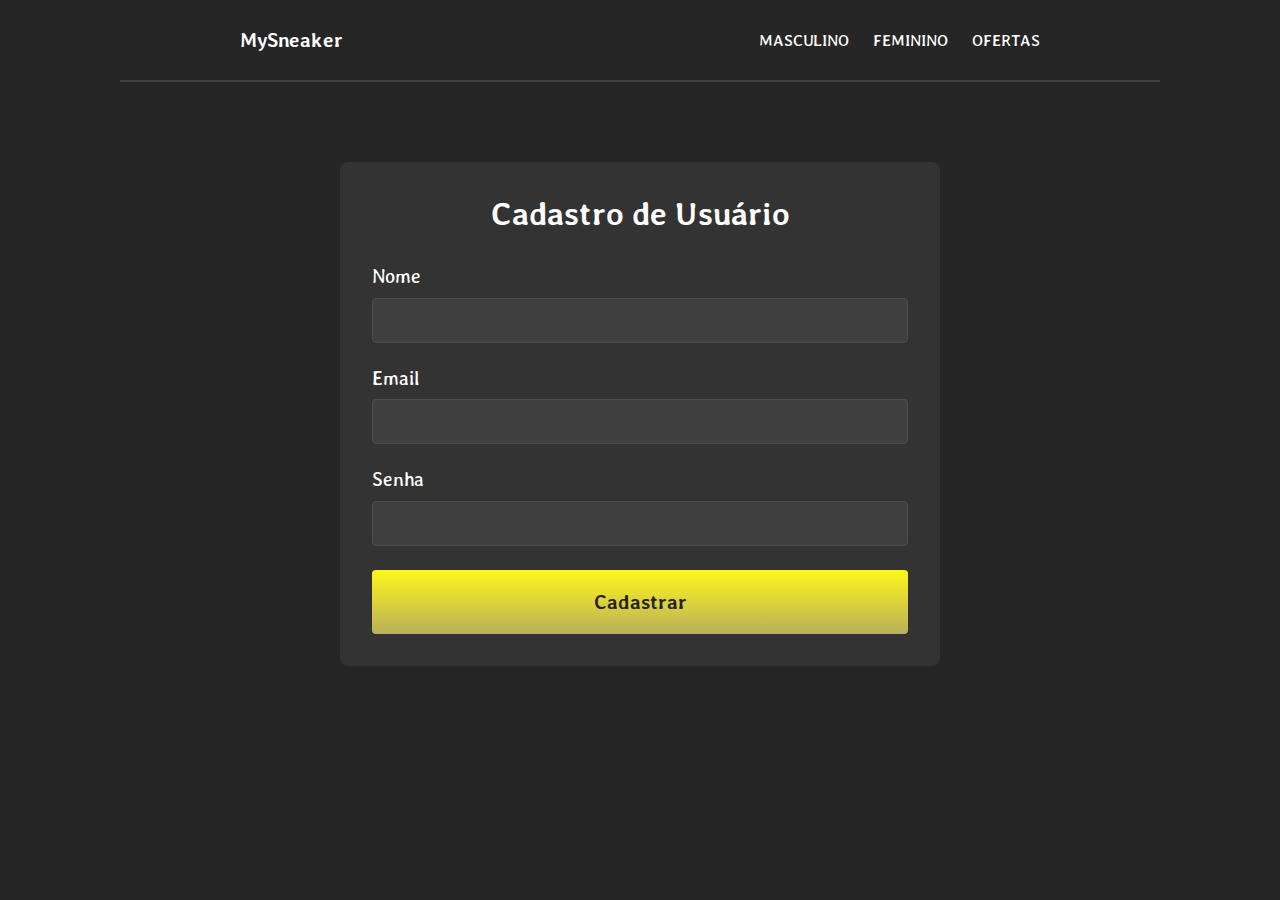
<file: front/cadastro/index.html>
<!DOCTYPE html>
<html lang="pt-BR">
<head>
    <meta charset="UTF-8">
    <meta name="viewport" content="width=device-width, initial-scale=1.0">
    <link rel="stylesheet" href="style.css">

    <link rel="manifest" href="public/manifest.json">
    <link rel="icon" href="public/icons/icon.png">

    <meta name="theme-color" content="#252525">
    <meta name="description" content="MySneaker é a sua loja de tênis online">
    <meta name="keywords" content="tênis, sneaker, moda, estilo, lançamento">
    <meta name="author" content="MySneaker">
    <meta name="robots" content="index, follow">
    <meta name="revisit-after" content="7 days">
    <meta name="rating" content="general">
    <meta name="distribution" content="global">
    <meta name="language" content="Portuguese">

    <link rel="apple-touch-icon" href="public/icons/icon.png">
    <meta name="apple-mobile-web-app-capable" content="yes">
    <meta name="apple-mobile-web-app-status-bar-style" content="black">
    <meta name="apple-mobile-web-app-title" content="MySneaker">

    <title>Cadastro de Usuário - MySneaker</title>
</head>
<body>
    <header class="page-header">
        <div class="page-header-content">
            <div class="page-header-title-container">
                <a href="#">
                    <h1 class="page-header-title">MySneaker</h1>
                </a>
            </div>
            <div class="page-header-nav-container">
                <nav class="page-header-nav">
                    <ul class="page-header-nav-list">
                        <li class="page-header-nav-item">
                            <a href="#" class="page-header-nav-link">MASCULINO</a>
                        </li>
                        <li class="page-header-nav-item">
                            <a href="#" class="page-header-nav-link">FEMININO</a>
                        </li>
                        <li class="page-header-nav-item">
                            <a href="#" class="page-header-nav-link">OFERTAS</a>
                        </li>    
                    </ul>
                </nav>
            </div>
        </div>
    </header>
    <main>
        <div class="form-container">
            <h2 class="form-title">Cadastro de Usuário</h2>
            <form class="user-form" id="userForm">
                <div class="form-group">
                    <label for="nome">Nome</label>
                    <input type="text" id="nome" name="nome" required>
                </div>
                <div class="form-group">
                    <label for="email">Email</label>
                    <input type="email" id="email" name="email" required>
                </div>
                <div class="form-group">
                    <label for="senha">Senha</label>
                    <input type="password" id="senha" name="senha" required>
                </div>
                <button type="submit" class="form-button">Cadastrar</button>
            </form>
        </div>
    </main>
    <script src="script.js"></script>
</body>
</html>
</file>
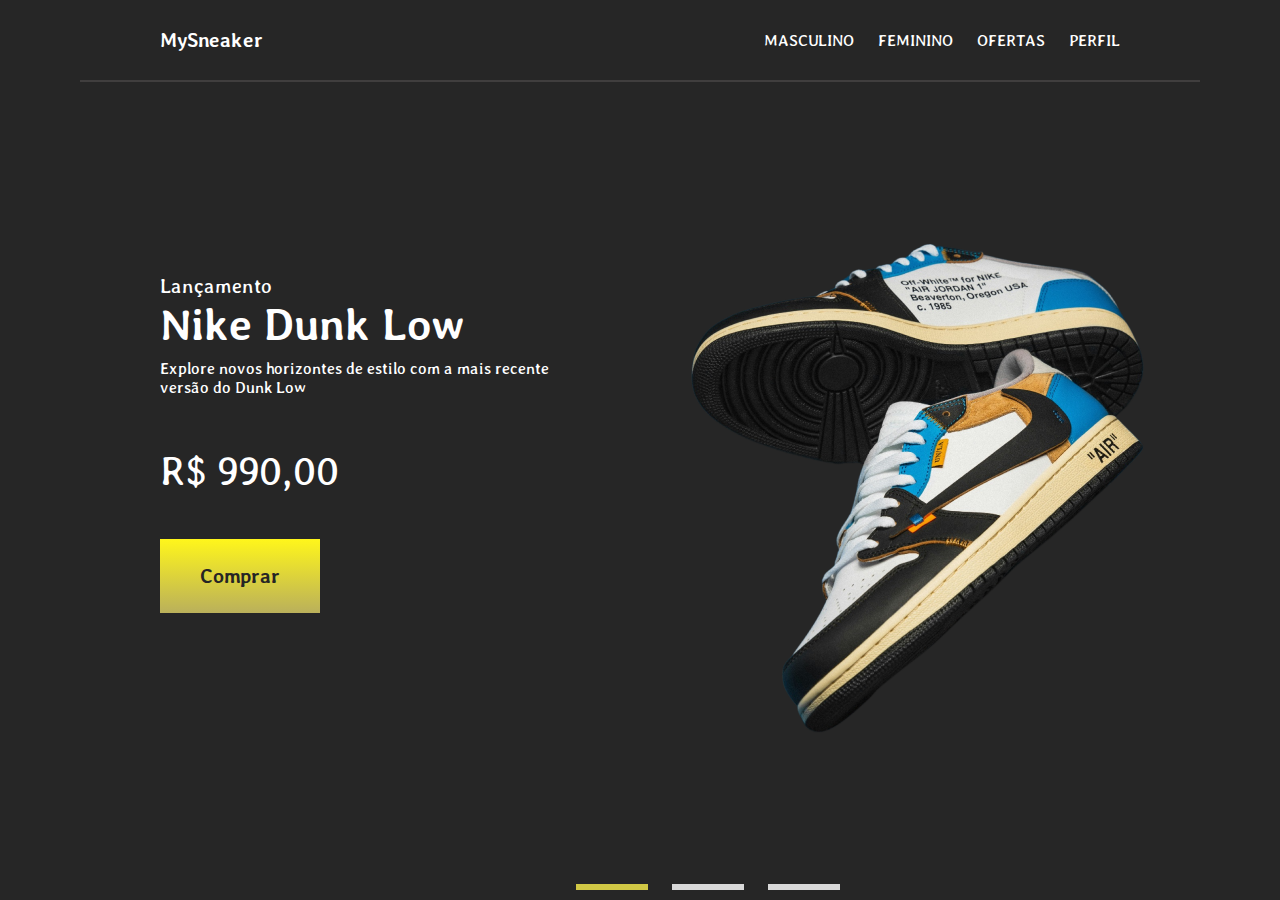
<file: front/homePage/index.html>
<!DOCTYPE html>
<html lang="pt-BR">
<head>
    <meta charset="UTF-8">
    <meta name="viewport" content="width=device-width, initial-scale=1.0">
    <link rel="stylesheet" href="style.css">

    <link rel="manifest" href="public/manifest.json">
    <link rel="icon" href="public/icons/icon.png">

    <meta name="theme-color" content="#252525">
    <meta name="description" content="MySneaker é a sua loja de tênis online">
    <meta name="keywords" content="tênis, sneaker, moda, estilo, lançamento">
    <meta name="author" content="MySneaker">
    <meta name="robots" content="index, follow">
    <meta name="revisit-after" content="7 days">
    <meta name="rating" content="general">
    <meta name="distribution" content="global">
    <meta name="language" content="Portuguese">

    <link rel="apple-touch-icon" href="public/icons/icon.png">
    <meta name="apple-mobile-web-app-capable" content="yes">
    <meta name="apple-mobile-web-app-status-bar-style" content="black">
    <meta name="apple-mobile-web-app-title" content="MySneaker">

    <title>MySneaker</title>
</head>
<body>
    <header class="page-header">
        <div class="page-header-content">
            <div class="page-header-title-container">
                <a href="#">
                    <h1 class="page-header-title">MySneaker</h1>
                </a>
            </div>
            <div class="page-header-nav-container">
                <nav class="page-header-nav">
                    <ul class="page-header-nav-list">
                        <li class="page-header-nav-item">
                            <a href="../products/index.html?gender=m" class="page-header-nav-link">MASCULINO</a>
                        </li>
                        <li class="page-header-nav-item">
                            <a href="../products/index.html?gender=f" class="page-header-nav-link">FEMININO</a>
                        </li>
                        <li class="page-header-nav-item">
                            <a href="../products/index.html" class="page-header-nav-link">OFERTAS</a>
                        </li>
                        <li class="page-header-nav-item">
                            <div class="profile-menu">
                                <div class="profile-dropdown">
                                    <button onclick="toggleDropdown()">PERFIL</button>
                                    <div id="dropdown-menu" class="dropdown-content">
                                        <a href="../login/index.html">Login</a>
                                        <a href="../register/index.html">Cadastre-se</a>
                                    </div>
                                </div>
                            </div>
                        </li> 
                    </ul>
                </nav>
            </div>
        </div>
    </header>
    <main>
        <div class="hero">
            <div class="hero-item" id="product1" style="display:none;">
                <div class="hero-info-container hero-half-container">
                    <p class="lancamento-tag">
                        Lançamento
                    </p>
                    <h2 class="hero-title">
                        Nike Dunk Low
                    </h2>
                    <p class="hero-description">
                        Explore novos horizontes de estilo com a mais recente versão do Dunk Low
                    </p>
                    <p class="hero-price">
                        R$ 990,00
                    </p>

                    <button class="hero-button" tabindex="0">
                        Comprar
                    </button>
                </div>
                <div class="hero-image-container hero-half-container">
                    <img class="hero-image" src="../public/image/dunk.png" alt="Dunk"/>
                </div>
            </div>
            <div class="hero-item" id="product2" style="display:none;">
                <div class="hero-info-container hero-half-container">
                    <p class="lancamento-tag">
                        Lançamento
                    </p>
                    <h2 class="hero-title">
                        Adidas Yeezy
                    </h2>
                    <p class="hero-description">
                        Experimente o conforto e estilo do novo Adidas Yeezy
                    </p>
                    <p class="hero-price">
                        R$ 1200,00
                    </p>

                    <button class="hero-button" tabindex="0">
                        Comprar
                    </button>
                </div>
                <div class="hero-image-container hero-half-container">
                    <img class="hero-image" src="../public/image/yeezy350.png" alt="Yeezy"/>
                </div>
            </div>
            <div class="hero-item" id="product3" style="display:none;">
                <div class="hero-info-container hero-half-container">
                    <p class="lancamento-tag">
                        Lançamento
                    </p>
                    <h2 class="hero-title">
                        Nike Impact 4
                    </h2>
                    <p class="hero-description">
                        Experimente a nova versão do Nike Impact 4
                    </p>
                    <p class="hero-price">
                        R$ 800,00
                    </p>

                    <button class="hero-button" tabindex="0">
                        Comprar
                    </button>
                </div>
                <div class="hero-image-container hero-half-container">
                    <img class="hero-image" src="../public/image/impact4.png" alt="Impact 4"/>
                </div>
            </div>

            <div class="hero-slider-container">
                <div class="hero-slider-box active" onclick="showProduct(1)"></div>
                <div class="hero-slider-box" onclick="showProduct(2)"></div>
                <div class="hero-slider-box" onclick="showProduct(3)"></div>
            </div>
        </div>
    </main>
    <script src="script.js"></script>
</body>
</html>
</file>
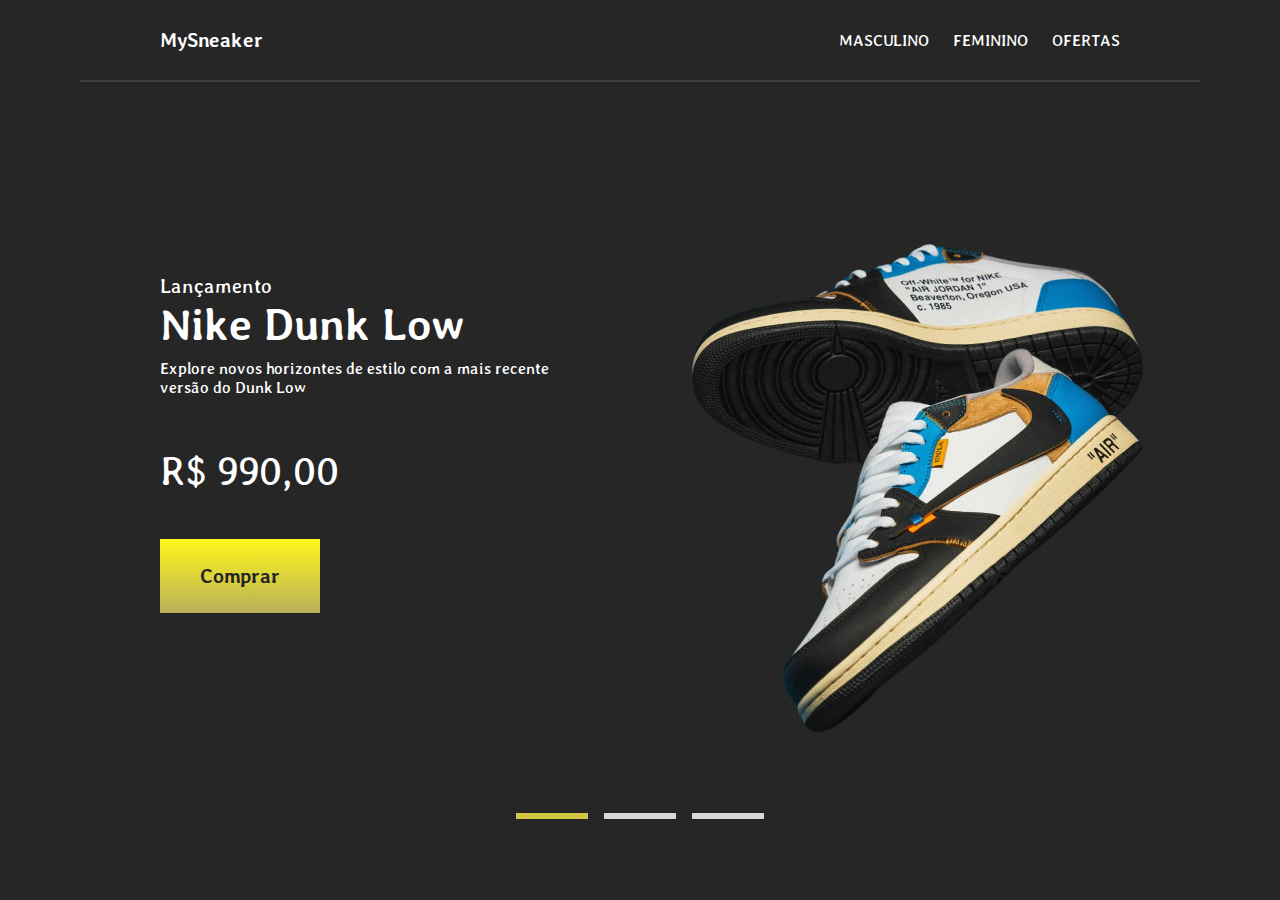
<file: front/inicio/index.html>
<!DOCTYPE html>
<html lang="pt-BR">
<head>
    <meta charset="UTF-8">
    <meta name="viewport" content="width=device-width, initial-scale=1.0">
    <link rel="stylesheet" href="style.css">

    <link rel="manifest" href="public/manifest.json">
    <link rel="icon" href="public/icons/icon.png">

    <meta name="theme-color" content="#252525">
    <meta name="description" content="MySneaker é a sua loja de tênis online">
    <meta name="keywords" content="tênis, sneaker, moda, estilo, lançamento">
    <meta name="author" content="MySneaker">
    <meta name="robots" content="index, follow">
    <meta name="revisit-after" content="7 days">
    <meta name="rating" content="general">
    <meta name="distribution" content="global">
    <meta name="language" content="Portuguese">

    <link rel="apple-touch-icon" href="public/icons/icon.png">
    <meta name="apple-mobile-web-app-capable" content="yes">
    <meta name="apple-mobile-web-app-status-bar-style" content="black">
    <meta name="apple-mobile-web-app-title" content="MySneaker">

    <title>MySneaker</title>
</head>
<body>
    <header class="page-header">
        <div class="page-header-content">
            <div class="page-header-title-container">
                <a href="#">
                    <h1 class="page-header-title">MySneaker</h1>
                </a>
            </div>
            <div class="page-header-nav-container">
                <nav class="page-header-nav">
                    <ul class="page-header-nav-list">
                        <li class="page-header-nav-item">
                            <a href="#" class="page-header-nav-link">MASCULINO</a>
                        </li>
                        <li class="page-header-nav-item">
                            <a href="#" class="page-header-nav-link">FEMININO</a>
                        </li>
                        <li class="page-header-nav-item">
                            <a href="#" class="page-header-nav-link">OFERTAS</a>
                        </li>    
                    </ul>
                </nav>
            </div>
        </div>
    </header>
    <main>
        <div class="hero">
            <div class="hero-item">
                <div class="hero-info-container hero-half-container">
                    <p class="lancamento-tag">
                        Lançamento
                    </p>
                    <h2 class="hero-title">
                        Nike Dunk Low
                    </h2>
                    <p class="hero-description">
                        Explore novos horizontes de estilo com a mais recente versão do Dunk Low
                    </p>
                    <p class="hero-price">
                        R$ 990,00
                    </p>

                    <button class="hero-button" tabindex="0">
                        Comprar
                    </button>
                </div>
                <div class="hero-image-container hero-half-container">
                    <img class="hero-image" src="../public/image/dunk.png" alt="Dunk"/>
                </div>
            </div>
            <div class="hero-slider-container">
                <div class="hero-slider-box active"></div>
                <div class="hero-slider-box"></div>
                <div class="hero-slider-box"></div>
            </div>
        </div>
    </main>
</body>
</html>
</file>
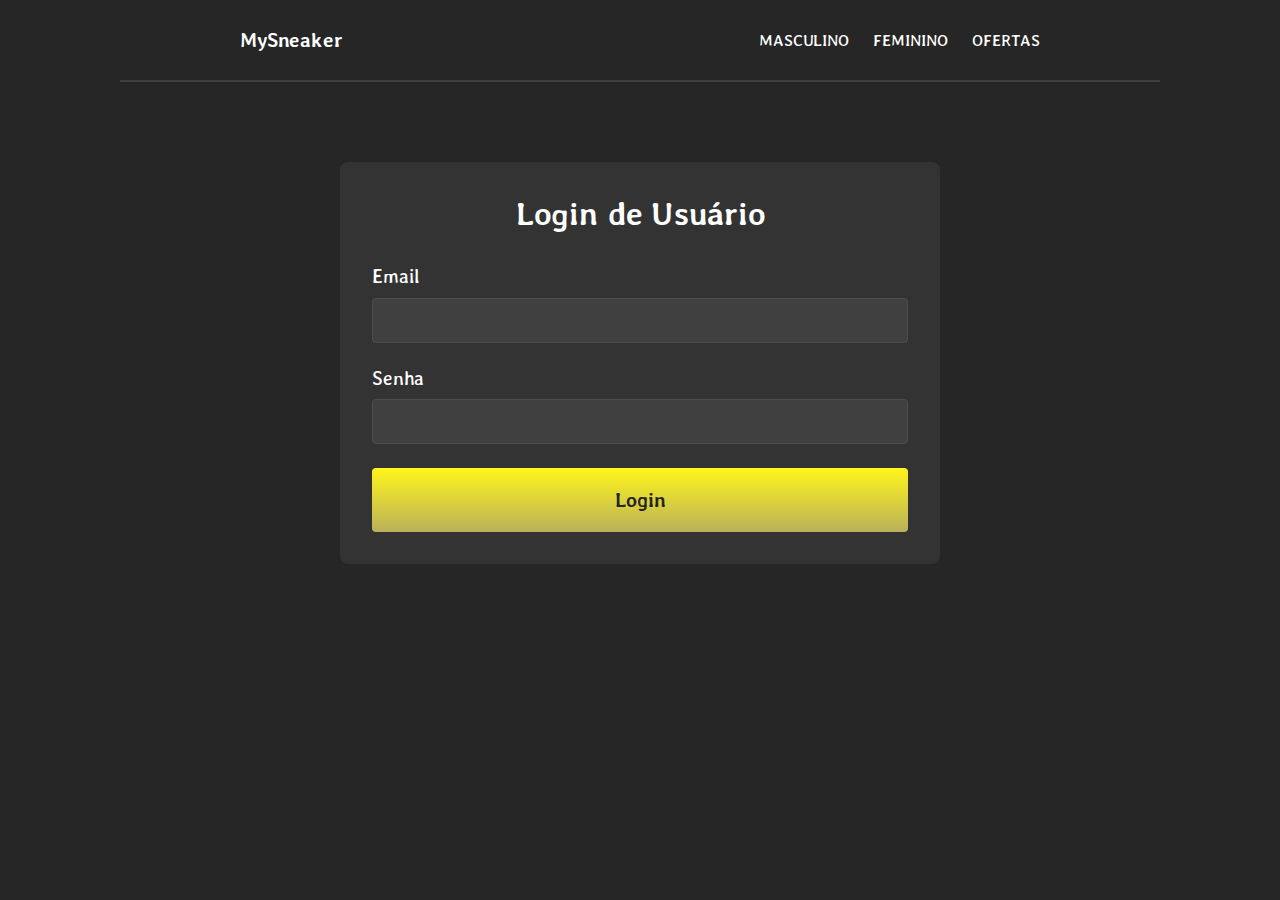
<file: front/login/index.html>
<!DOCTYPE html>
<html lang="pt-BR">
<head>
    <meta charset="UTF-8">
    <meta name="viewport" content="width=device-width, initial-scale=1.0">
    <link rel="stylesheet" href="style.css">

    <link rel="manifest" href="public/manifest.json">
    <link rel="icon" href="public/icons/icon.png">

    <meta name="theme-color" content="#252525">
    <meta name="description" content="MySneaker é a sua loja de tênis online">
    <meta name="keywords" content="tênis, sneaker, moda, estilo, lançamento">
    <meta name="author" content="MySneaker">
    <meta name="robots" content="index, follow">
    <meta name="revisit-after" content="7 days">
    <meta name="rating" content="general">
    <meta name="distribution" content="global">
    <meta name="language" content="Portuguese">

    <link rel="apple-touch-icon" href="public/icons/icon.png">
    <meta name="apple-mobile-web-app-capable" content="yes">
    <meta name="apple-mobile-web-app-status-bar-style" content="black">
    <meta name="apple-mobile-web-app-title" content="MySneaker">

    <title>Cadastro de Usuário - MySneaker</title>
</head>
<body>
    <header class="page-header">
        <div class="page-header-content">
            <div class="page-header-title-container">
                <a href="../homePage/index.html">
                    <h1 class="page-header-title">MySneaker</h1>
                </a>
            </div>
            <div class="page-header-nav-container">
                <nav class="page-header-nav">
                    <ul class="page-header-nav-list">
                        <li class="page-header-nav-item">
                            <a href="../products/index.html?gender=m" class="page-header-nav-link">MASCULINO</a>
                        </li>
                        <li class="page-header-nav-item">
                            <a href="../products/index.html?gender=f" class="page-header-nav-link">FEMININO</a>
                        </li>
                        <li class="page-header-nav-item">
                            <a href="../products/index.html" class="page-header-nav-link">OFERTAS</a>
                        </li>    
                    </ul>
                </nav>
            </div>
        </div>
    </header>
    <main>
        <div class="form-container">
            <h2 class="form-title">Login de Usuário</h2>
            <form class="user-form" id="userForm">
                <div class="form-group">
                    <label for="email">Email</label>
                    <input type="email" id="email" name="email" required>
                </div>
                <div class="form-group">
                    <label for="senha">Senha</label>
                    <input type="password" id="password" name="senha" required>
                </div>
                <button type="submit" class="form-button">Login</button>
            </form>
        </div>
    </main>
    <script src="script.js"></script>
</body>
</html>
</file>
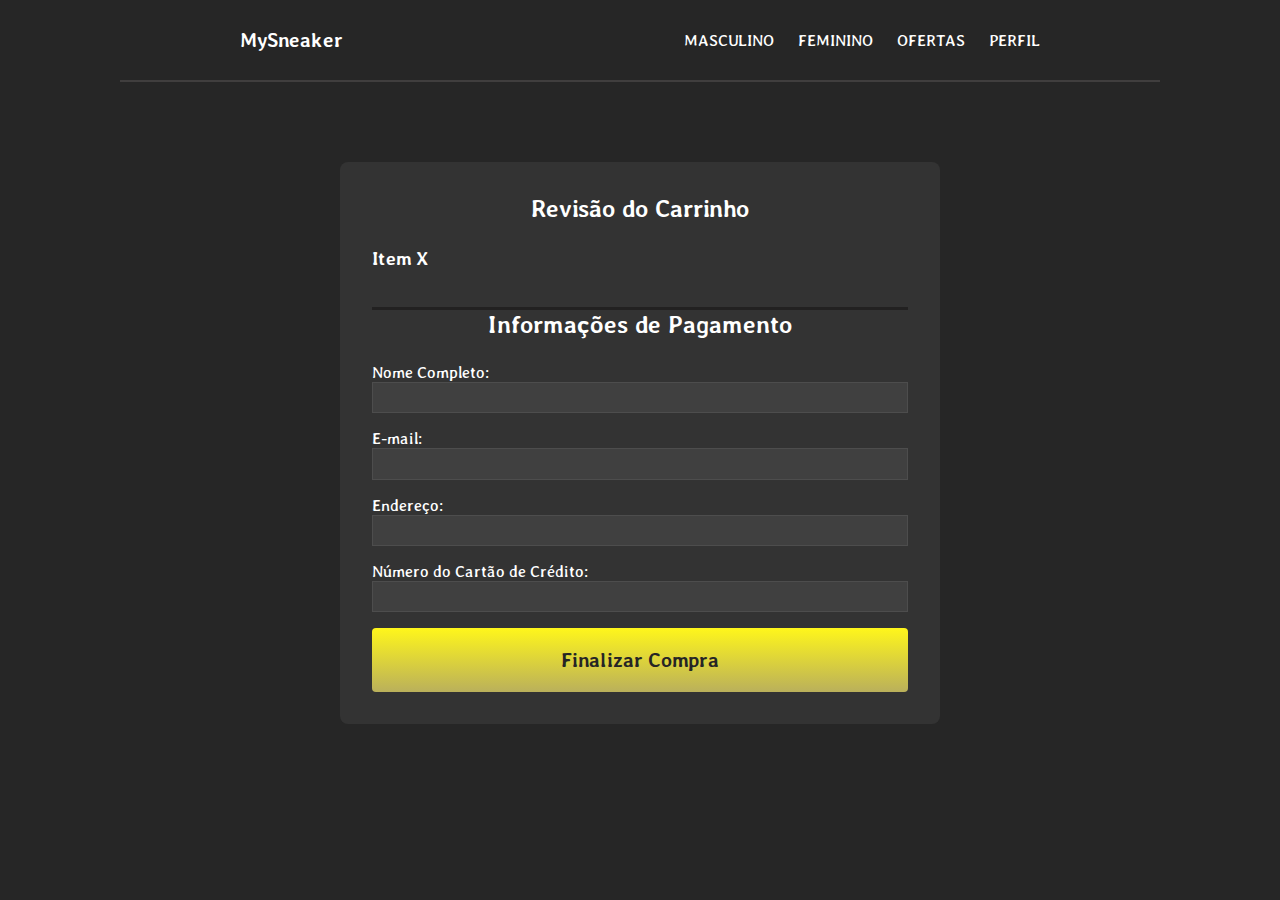
<file: front/payment/index.html>
<!DOCTYPE html>
<html lang="pt-br">
<head>
    <meta charset="UTF-8">
    <meta name="viewport" content="width=device-width, initial-scale=1.0">
    <link rel="stylesheet" href="style.css">
    <title>Finalize sua compra</title>
</head>
</head>
<body>
    <header class="page-header">
        <div class="page-header-content">
            <div class="page-header-title-container">
                <a href="#">
                    <h1 class="page-header-title">MySneaker</h1>
                </a>
            </div>
            <div class="page-header-nav-container">
                <nav class="page-header-nav">
                    <ul class="page-header-nav-list">
                        <li class="page-header-nav-item">
                            <a href="../products/index.html?gender=m" class="page-header-nav-link">MASCULINO</a>
                        </li>
                        <li class="page-header-nav-item">
                            <a href="../products/index.html?gender=f" class="page-header-nav-link">FEMININO</a>
                        </li>
                        <li class="page-header-nav-item">
                            <a href="../products/index.html" class="page-header-nav-link">OFERTAS</a>
                        </li>
                        <li class="page-header-nav-item">
                            <div class="profile-menu">
                                <div class="profile-dropdown">
                                    <button onclick="toggleDropdown()">PERFIL</button>
                                    <div id="dropdown-menu" class="dropdown-content">
                                        <a href="#"></a>
                                        <a href="#">Sair</a>
                                    </div>
                                </div>
                            </div>
                        </li> 
                    </ul>
                </nav>
            </div>
        </div>
    </header>
    <main class="checkout-container">
        <section class="cart-review">
            <h2 class="cart-review-title">Revisão do Carrinho</h2>
            <div class="cart-items">
                <!-- Itens do carrinho serão adicionados aqui via JavaScript -->
                 <h3>Item X</h3>
                 <br>
                 <br>
            </div>
        </section>

        <section class="payment-form">
            <h2 class="form-title">Informações de Pagamento</h2>
            <form id="paymentForm">
                <div class="form-group">
                    <label for="fullName">Nome Completo:</label>
                    <input type="text" id="fullName" name="fullName" required>
                </div>
                <div class="form-group">
                    <label for="email">E-mail:</label>
                    <input type="email" id="email" name="email" required>
                </div>
                <div class="form-group">
                    <label for="address">Endereço:</label>
                    <input type="text" id="address" name="address" required>
                </div>
                <div class="form-group">
                    <label for="creditCard">Número do Cartão de Crédito:</label>
                    <input type="number" id="creditCard" name="creditCard" required>
                </div>
                <button type="submit" class="form-button">Finalizar Compra</button>
            </form>
        </section>
    </main>


    <script src="script.js"></script>
</body>
</html>
</file>
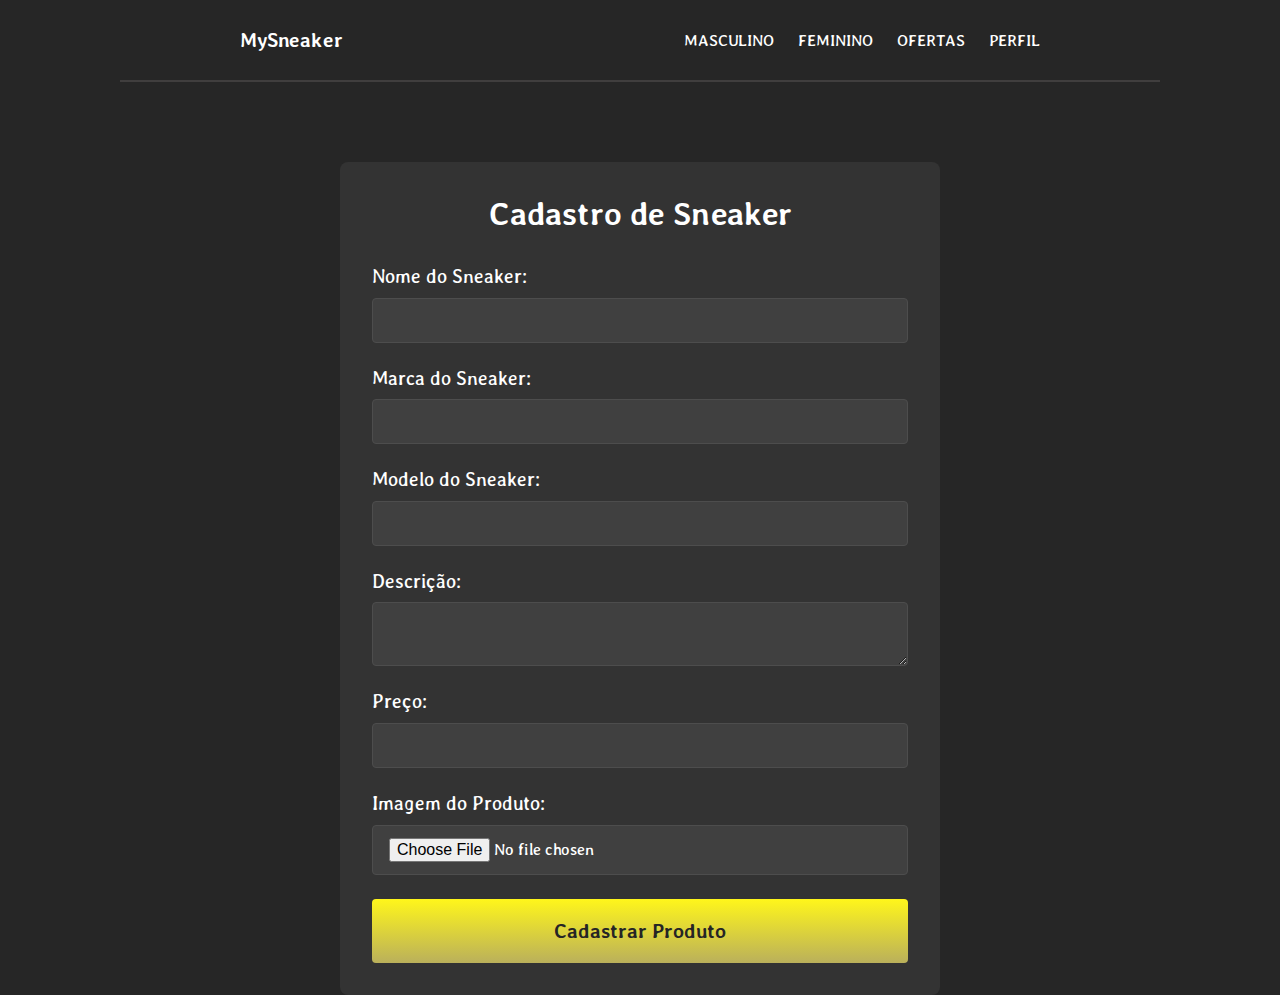
<file: front/productRegister/index.html>
<!DOCTYPE html>
<html lang="pt-BR">
<head>
    <meta charset="UTF-8">
    <meta name="viewport" content="width=device-width, initial-scale=1.0">
    <link rel="stylesheet" href="style.css">

    <link rel="manifest" href="/public/manifest.json">
    <link rel="icon" href="/public/icons/icon.png">

    <meta name="theme-color" content="#252525">
    <meta name="description" content="MySneaker é a sua loja de tênis online">
    <meta name="keywords" content="tênis, sneaker, moda, estilo, lançamento">
    <meta name="author" content="MySneaker">
    <meta name="robots" content="index, follow">
    <meta name="revisit-after" content="7 days">
    <meta name="rating" content="general">
    <meta name="distribution" content="global">
    <meta name="language" content="Portuguese">

    <link rel="apple-touch-icon" href="/public/icons/icon.png">
    <meta name="apple-mobile-web-app-capable" content="yes">
    <meta name="apple-mobile-web-app-status-bar-style" content="black">
    <meta name="apple-mobile-web-app-title" content="MySneaker">

    <title>Cadastro de Produto - MySneaker</title>
</head>
<body>
<header class="page-header">
    <div class="page-header-content">
        <div class="page-header-title-container">
            <a href="../homePage/index.html">
                <h1 class="page-header-title">MySneaker</h1>
            </a>
        </div>
        <div class="page-header-nav-container">
            <nav class="page-header-nav">
                <ul class="page-header-nav-list">
                    <li class="page-header-nav-item">
                        <a href="../products/index.html?gender=m" class="page-header-nav-link">MASCULINO</a>
                    </li>
                    <li class="page-header-nav-item">
                        <a href="../products/index.html?gender=f" class="page-header-nav-link">FEMININO</a>
                    </li>
                    <li class="page-header-nav-item">
                        <a href="../products/index.html" class="page-header-nav-link">OFERTAS</a>
                    </li>
                    <li class="page-header-nav-item">
                        <div class="profile-menu">
                            <div class="profile-dropdown">
                                <button onclick="toggleDropdown()">PERFIL</button>
                                <div id="dropdown-menu" class="dropdown-content">
                                    <a href="#"></a>
                                    <a href="#">Sair</a>
                                </div>
                            </div>
                        </div>
                    </li>
                </ul>
            </nav>
        </div>
    </div>
</header>
<main>
    <section class="product-form-section">
        <div class="form-container">
            <h2 class="form-title">Cadastro de Sneaker</h2>
            <form class="user-form">
                <div class="form-group">
                    <label for="product-name">Nome do Sneaker:</label>
                    <input type="text" id="product-name" name="product-name" required>
                </div>
                <div class="form-group">
                    <label for="product-brand">Marca do Sneaker:</label>
                    <input type="text" id="product-brand" name="product-brand" required>
                </div>
                <div class="form-group">
                    <label for="product-model">Modelo do Sneaker:</label>
                    <input type="text" id="product-model" name="product-model" required>
                </div>
                <div class="form-group">
                    <label for="product-description">Descrição:</label>
                    <textarea id="product-description" name="product-description" required></textarea>
                </div>
                <div class="form-group">
                    <label for="product-price">Preço:</label>
                    <input type="number" id="product-price" name="product-price" required>
                </div>
                <!--
                <div class="form-group">
                    <label for="product-category">Categoria:</label>
                    <select id="product-category" name="product-category" required>
                        <option value="masculino">Masculino</option>
                        <option value="feminino">Feminino</option>
                        <option value="ofertas">Ofertas</option>
                    </select>
                </div>
                !-->
                <div class="form-group">
                    <label for="product-image">Imagem do Produto:</label>
                    <input type="file" id="product-image" name="product-image" accept="image/*" required>
                </div>
                <button type="submit" class="form-button">Cadastrar Produto</button>
            </form>
        </div>
    </section>
</main>
<script src="script.js"></script>
</body>
</html>
</file>
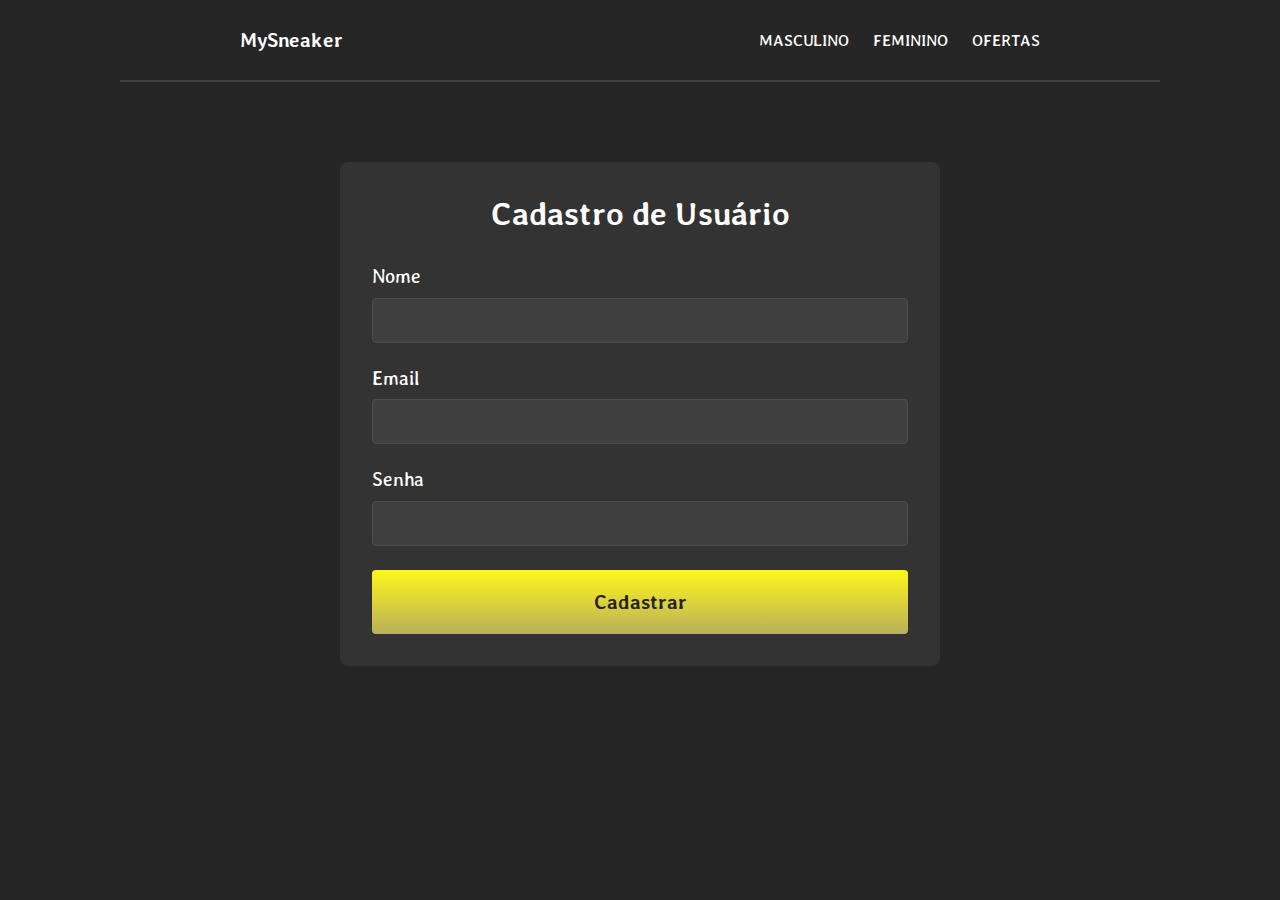
<file: front/register/index.html>
<!DOCTYPE html>
<html lang="pt-BR">
<head>
    <meta charset="UTF-8">
    <meta name="viewport" content="width=device-width, initial-scale=1.0">
    <link rel="stylesheet" href="style.css">

    <link rel="manifest" href="public/manifest.json">
    <link rel="icon" href="public/icons/icon.png">

    <meta name="theme-color" content="#252525">
    <meta name="description" content="MySneaker é a sua loja de tênis online">
    <meta name="keywords" content="tênis, sneaker, moda, estilo, lançamento">
    <meta name="author" content="MySneaker">
    <meta name="robots" content="index, follow">
    <meta name="revisit-after" content="7 days">
    <meta name="rating" content="general">
    <meta name="distribution" content="global">
    <meta name="language" content="Portuguese">

    <link rel="apple-touch-icon" href="public/icons/icon.png">
    <meta name="apple-mobile-web-app-capable" content="yes">
    <meta name="apple-mobile-web-app-status-bar-style" content="black">
    <meta name="apple-mobile-web-app-title" content="MySneaker">

    <title>Cadastro de Usuário - MySneaker</title>
</head>
<body>
    <header class="page-header">
        <div class="page-header-content">
            <div class="page-header-title-container">
                <a href="../homePage/index.html">
                    <h1 class="page-header-title">MySneaker</h1>
                </a>
            </div>
            <div class="page-header-nav-container">
                <nav class="page-header-nav">
                    <ul class="page-header-nav-list">
                        <li class="page-header-nav-item">
                            <a href="../products/index.html?gender=m" class="page-header-nav-link">MASCULINO</a>
                        </li>
                        <li class="page-header-nav-item">
                            <a href="../products/index.html?gender=f" class="page-header-nav-link">FEMININO</a>
                        </li>
                        <li class="page-header-nav-item">
                            <a href="../products/index.html" class="page-header-nav-link">OFERTAS</a>
                        </li>    
                    </ul>
                </nav>
            </div>
        </div>
    </header>
    <main>
        <div class="form-container">
            <h2 class="form-title">Cadastro de Usuário</h2>
            <form class="user-form" id="userForm">
                <div class="form-group">
                    <label for="nome">Nome</label>
                    <input type="text" id="name" name="nome" required>
                </div>
                <div class="form-group">
                    <label for="email">Email</label>
                    <input type="email" id="email" name="email" required>
                </div>
                <div class="form-group">
                    <label for="senha">Senha</label>
                    <input type="password" id="password" name="senha" required>
                </div>
                <button type="submit" class="form-button">Cadastrar</button>
            </form>
        </div>
    </main>
    <script src="script.js"></script>
</body>
</html>
</file>
<file: front/cadastro/style.css>
@import url('https://fonts.googleapis.com/css2?family=Averia+Libre:ital,wght@0,300;0,400;0,700;1,300;1,400;1,700&display=swap');
:root{
    --main-background-color: hsl(0, 0%, 15%);
    --primary-text-color: white;

    --header-border-color: #403E3E;
    --header-nav-hover-color: #D1C845;

    --header-border-padding: 7.5em;
    --header-content-padding: 7.5em;

    --hero-padding: calc(var(--header-border-padding) + var(--header-content-padding));

    --hero-btn-font-color: #252525;
    --hero-btn-bg-color: linear-gradient(180deg, #FFF61B 0%, #BAB05B 100%);

    --hero-slider-box-bg-color: #D9D9D9;
    --hero-slider-box-hover-bg-color: hsl(0, 0%, 65%);
    --hero-slider-box-active-bg-color: #D1C845;

    --form-background-color: hsl(0, 0%, 20%);
    --form-input-background-color: hsl(0, 0%, 25%);
    --form-input-border-color: hsl(0, 0%, 30%);
    --form-button-bg-color: linear-gradient(180deg, #FFF61B 0%, #BAB05B 100%);
}

*{
    box-sizing: border-box;
    padding: 0;
    margin: 0;
    font-family: "Averia Libre", system-ui;
    color: var(--primary-text-color);
}

html{
    height: 100vh;
    width: 100vw;
}
body{
    background-color: var(--main-background-color);
    width: 100%;
    height: 100%;
}
.page-header{
    width: 100%;
    height: fit-content;
    padding: 0em var(--header-border-padding);
}
.page-header-content{
    display: flex;
    justify-content: space-between;
    align-items: center;
    border-bottom: solid 2px var(--header-border-color);
    padding: 1.75em var(--header-content-padding);
}

a{
    text-decoration: none;
}

.page-header-title{
    font-size: 1.25em;
}

.page-header-nav-list{
    display: flex;
    gap: 1.5em;
}
.page-header-nav-item{
    font-size: 1em;
    list-style: none;
}

.page-header-nav-item a{
    color: var(--primary-text-color);
    transition: color .3s ease-in-out;
}

.page-header-nav-item a:hover{
    color: var(--header-nav-hover-color);
}

.page-header-nav-item a{
    text-transform: uppercase;
}

.form-container{
    width: 100%;
    max-width: 600px;
    margin: 5em auto;
    padding: 2em;
    background-color: var(--form-background-color);
    border-radius: 8px;
}

.form-title{
    font-size: 2em;
    margin-bottom: 1em;
    text-align: center;
}

.user-form{
    display: flex;
    flex-direction: column;
    gap: 1.5em;
}

.form-group{
    display: flex;
    flex-direction: column;
}

.form-group label{
    margin-bottom: .5em;
    font-size: 1.2em;
}

.form-group input{
    padding: .75em 1em;
    background-color: var(--form-input-background-color);
    border: 1px solid var(--form-input-border-color);
    border-radius: 4px;
    font-size: 1em;
    color: var(--primary-text-color);
}

.form-button{
    background: var(--form-button-bg-color);
    padding: 1em;
    border: none;
    border-radius: 4px;
    font-size: 1.25em;
    font-weight: bold;
    color: #252525;
    cursor: pointer;
    transition: all .3s ease-in-out;
}

.form-button:hover{
    box-shadow: rgba(50, 50, 93, 0.25) 0px 30px 60px -12px inset, rgba(0, 0, 0, 0.3) 0px 18px 36px -18px inset;
}
</file>
<file: front/homePage/style.css>
@import url('https://fonts.googleapis.com/css2?family=Averia+Libre:ital,wght@0,300;0,400;0,700;1,300;1,400;1,700&display=swap');
:root{
    --main-background-color: hsl(0, 0%, 15%);
    --primary-text-color: white;

    --header-border-color: #403E3E;
    --header-nav-hover-color: #D1C845;

    --header-border-padding: 7.5em;
    --header-content-padding: 7.5em;

    --hero-padding: calc(var(--header-border-padding) + var(--header-content-padding));

    --hero-btn-font-color: #252525;
    --hero-btn-bg-color: linear-gradient(180deg, #FFF61B 0%, #BAB05B 100%);

    --hero-slider-box-bg-color: #D9D9D9;
    --hero-slider-box-hover-bg-color: hsl(0, 0%, 65%);
    --hero-slider-box-active-bg-color: #D1C845;

}
*{
    box-sizing: border-box;
    padding: 0;
    margin: 0;
    font-family: "Averia Libre", system-ui;
    color: var(--primary-text-color);
}

html{
    height: 100vh;
    width: 100vw;
}
body{
    background-color: var(--main-background-color);
    width: 100%;
    height: 100%;
}
.page-header{
    width: 100%;
    height: fit-content;
    padding: 0em var(--header-border-padding);
}
.page-header-content{
    display: flex;
    justify-content: space-between;
    align-items: center;
    border-bottom: solid 2px var(--header-border-color);
    padding: 1.75em var(--header-content-padding);
}

a{
    text-decoration: none;
}

.page-header-title{
    font-size: 1.25em;
}

.page-header-nav-list{
    display: flex;
    gap: 1.5em;
}
.page-header-nav-item{
    font-size: 1em;
    list-style: none;
}

.page-header-nav-item a{
    color: var(--primary-text-color);
    transition: color .3s ease-in-out;
}

.page-header-nav-item a:hover{
    color: var(--header-nav-hover-color);
}

.page-header-nav-item a{
    text-transform: uppercase;
}

.profile-dropdown button {
    background-color: var(--main-background-color);
    color: var(--primary-text-color);
    border: none;
    cursor: pointer;
    font-size: 16px;
}

.profile-dropdown button:hover {
    color: var(--header-nav-hover-color);
}

.dropdown-content {
    background-color: #fff;
    display: none;
    position: absolute;
    min-width: 200px;
    box-shadow: 0px 8px 16px 0px rgba(0,0,0,0.2);
    z-index: 1;
}

.dropdown-content a {
    color: black;
    padding: 12px 16px;
    text-decoration: none;
    display: block;
}

.dropdown-content a:hover {
    background-color: #ddd;
}

.show {
    display: block;
}

.hero{
    padding: 0 var(--hero-padding);
}
.hero-item{
    display: none;
    justify-content: space-between;
    align-items: start;
}

.hero-item:first-child {
    display: flex;
}

.hero-half-container{
    max-width: 50%;
}
.hero-info-container{
    padding-top: 12em;
}

.lancamento-tag{
    font-size: 1.25em;
}

.hero-title{
    font-size: 2.75em;
}

.hero-description{
    font-size: 1em;
    margin: .5em 0;
}

.hero-price{
    font-size: 2.5em;
    margin-top: 1.25em;
}

.hero-button{
    background: var(--hero-btn-bg-color);
    margin-top: 2.2em;
    padding: 1.25em 2em;
    border: none;
    box-shadow: none;

    font-size: 1.25em;
    font-weight: bold;
    color: #252525;

    cursor: pointer;

    transition: all .3s ease-in-out;
}

.hero-button:hover{
    box-shadow: rgba(50, 50, 93, 0.25) 0px 30px 60px -12px inset, rgba(0, 0, 0, 0.3) 0px 18px 36px -18px inset;
}



.hero-slider-container{
    width: 100%;    position: absolute;
    bottom: 10px;
    left: 95%;
    transform: translateX(-50%);
    display: flex;
    gap: 1.5em;
}

.hero-slider-box{
    background-color: var(--hero-slider-box-bg-color);
    width: 4.5em;
    height: .4em;

    cursor: pointer;
}

.hero-slider-box:hover{
    background-color: var(--hero-slider-box-hover-bg-color);

}

.hero-slider-box.active{
    background-color: var(--hero-slider-box-active-bg-color);
}

@media screen and (max-width: 1440px){
    .hero-half-container{
        max-width: 45%;
    }
}

@media screen and (max-width: 1400px){
    :root{
        --header-border-padding: 5em;
        --header-content-padding: 5em;
    }
}

@media screen and (max-width: 1100px){
    :root{
        --header-border-padding: 0em;
        --header-content-padding: 5em;
    }

    .hero-image {
        max-width: 100%;
        max-height: 100%;
        height: auto;
        display: block;
        margin: 0 auto;
    }
}

@media screen and (max-width: 970px){
    .hero-image{
        width: 330px;
    }
    .hero-info-container{
        padding-top: 7.5em;
    }
}


@media screen and (max-width: 832px){
    :root{
        --header-content-padding: 3em;
    }
    .hero-info-container{
        font-size: .9rem;
    }
}


@media screen and (max-width: 750px){
    :root{
        --header-content-padding: 2em;
    }

    .hero-info-container{
        padding-top: 7em;
    }

    .hero-image{
        width: 220px;
    }
    .lancamento-tag{
        font-size: 1em;
    }
    .hero-title{
        font-size: 2em;
    }
    .hero-price{
        margin-top: .75em;
        font-size: 2em;
    }
    .hero-button{
        margin-top: .75em;
        padding: 1em 1.5em;
        font-size: 1em;
    }
}

@media screen and (max-width: 504px){
    .hero-image{
        width: 200px;
    }
    .hero-info-container{
        padding-top: .5em;
    }

    .hero-item{
        flex-wrap: wrap-reverse;
    }
    .hero-half-container{
        max-width: 100%;
    }

    .hero-image-container{
        display: flex;
        justify-content: center;
        align-items: center;
        width: 100%;
        height: 400px;
        position: absolute;
    }
}

@media screen and (max-width: 470px){
    .hero-image{
        width: 170px;
    }
    .page-header-content{
        font-size: .8rem;
    }
}
</file>
<file: front/inicio/style.css>
@import url('https://fonts.googleapis.com/css2?family=Averia+Libre:ital,wght@0,300;0,400;0,700;1,300;1,400;1,700&display=swap');
:root{
    --main-background-color: hsl(0, 0%, 15%);
    --primary-text-color: white;

    --header-border-color: #403E3E;
    --header-nav-hover-color: #D1C845;

    --header-border-padding: 7.5em;
    --header-content-padding: 7.5em;

    --hero-padding: calc(var(--header-border-padding) + var(--header-content-padding));

    --hero-btn-font-color: #252525;
    --hero-btn-bg-color: linear-gradient(180deg, #FFF61B 0%, #BAB05B 100%);

    --hero-slider-box-bg-color: #D9D9D9;
    --hero-slider-box-hover-bg-color: hsl(0, 0%, 65%);
    --hero-slider-box-active-bg-color: #D1C845;

}
*{
    box-sizing: border-box;
    padding: 0;
    margin: 0;
    font-family: "Averia Libre", system-ui;
    color: var(--primary-text-color);
}

html{
    height: 100vh;
    width: 100vw;
}
body{
    background-color: var(--main-background-color);
    width: 100%;
    height: 100%;
}
.page-header{
    width: 100%;
    height: fit-content;
    padding: 0em var(--header-border-padding);
}
.page-header-content{
    display: flex;
    justify-content: space-between;
    align-items: center;
    border-bottom: solid 2px var(--header-border-color);
    padding: 1.75em var(--header-content-padding);
}

a{
    text-decoration: none;
}

.page-header-title{
    font-size: 1.25em;
}

.page-header-nav-list{
    display: flex;
    gap: 1.5em;
}
.page-header-nav-item{
    font-size: 1em;
    list-style: none;
}

.page-header-nav-item a{
    color: var(--primary-text-color);
    transition: color .3s ease-in-out;
}

.page-header-nav-item a:hover{
    color: var(--header-nav-hover-color);
}

.page-header-nav-item a{
    text-transform: uppercase;
}


.hero{
    padding: 0 var(--hero-padding);
}
.hero-item{
    display: flex;
    justify-content: space-between;
    align-items: start;
}
.hero-half-container{
    max-width: 50%;
}
.hero-info-container{
    padding-top: 12em;
}

.lancamento-tag{
    font-size: 1.25em;
}

.hero-title{
    font-size: 2.75em;
}

.hero-description{
    font-size: 1em;
    margin: .5em 0;
}

.hero-price{
    font-size: 2.5em;
    margin-top: 1.25em;   
}

.hero-button{
    background: var(--hero-btn-bg-color);
    margin-top: 2.2em;
    padding: 1.25em 2em;
    border: none;
    box-shadow: none;
    
    font-size: 1.25em;
    font-weight: bold;
    color: #252525;

    cursor: pointer;

    transition: all .3s ease-in-out;
}

.hero-button:hover{
    box-shadow: rgba(50, 50, 93, 0.25) 0px 30px 60px -12px inset, rgba(0, 0, 0, 0.3) 0px 18px 36px -18px inset;
}



.hero-slider-container{
    width: 100%;

    display: flex;
    justify-content: center;
    align-items: center;

    margin-top: 2em;

    gap: 1em;
}

.hero-slider-box{
    background-color: var(--hero-slider-box-bg-color);
    width: 4.5em;
    height: .4em;

    cursor: pointer;
}

.hero-slider-box:hover{
    background-color: var(--hero-slider-box-hover-bg-color);

}

.hero-slider-box.active{
    background-color: var(--hero-slider-box-active-bg-color);
}

@media screen and (max-width: 1440px){
    .hero-half-container{
        max-width: 45%;
    }
}

@media screen and (max-width: 1400px){
    :root{
        --header-border-padding: 5em;
        --header-content-padding: 5em;
    }
}

@media screen and (max-width: 1100px){
    :root{
        --header-border-padding: 0em;
        --header-content-padding: 5em;
    }

    .hero-image{
        width: 100%
    }
}

@media screen and (max-width: 970px){
    .hero-image{
        width: 330px;
    }
    .hero-info-container{
        padding-top: 7.5em;
    }
}


@media screen and (max-width: 832px){
    :root{
        --header-content-padding: 3em;
    }
    .hero-info-container{
        font-size: .9rem;
    }
}


@media screen and (max-width: 750px){
    :root{
        --header-content-padding: 2em;
    }

    .hero-info-container{
        padding-top: 7em;
    }

    .hero-image{
        width: 220px;
    }
    .lancamento-tag{
        font-size: 1em;
    }
    .hero-title{
        font-size: 2em;
    }
    .hero-price{
        margin-top: .75em;
        font-size: 2em;
    }
    .hero-button{
        margin-top: .75em;
        padding: 1em 1.5em;
        font-size: 1em;
    }
}

@media screen and (max-width: 504px){
    .hero-image{
        width: 200px;
    }
    .hero-info-container{
        padding-top: .5em;
    }

    .hero-item{
        flex-wrap: wrap-reverse;
    }
    .hero-half-container{
        max-width: 100%;
    }

    .hero-image-container{
        display: flex;
        justify-content: center;
        align-items: center;
        width: 100%;
    }
}

@media screen and (max-width: 470px){
    .hero-image{
        width: 170px;
    }
    .page-header-content{
        font-size: .8rem;
    }   
}
</file>
<file: front/login/style.css>
@import url('https://fonts.googleapis.com/css2?family=Averia+Libre:ital,wght@0,300;0,400;0,700;1,300;1,400;1,700&display=swap');
:root{
    --main-background-color: hsl(0, 0%, 15%);
    --primary-text-color: white;

    --header-border-color: #403E3E;
    --header-nav-hover-color: #D1C845;

    --header-border-padding: 7.5em;
    --header-content-padding: 7.5em;

    --hero-padding: calc(var(--header-border-padding) + var(--header-content-padding));

    --hero-btn-font-color: #252525;
    --hero-btn-bg-color: linear-gradient(180deg, #FFF61B 0%, #BAB05B 100%);

    --hero-slider-box-bg-color: #D9D9D9;
    --hero-slider-box-hover-bg-color: hsl(0, 0%, 65%);
    --hero-slider-box-active-bg-color: #D1C845;

    --form-background-color: hsl(0, 0%, 20%);
    --form-input-background-color: hsl(0, 0%, 25%);
    --form-input-border-color: hsl(0, 0%, 30%);
    --form-button-bg-color: linear-gradient(180deg, #FFF61B 0%, #BAB05B 100%);
}

*{
    box-sizing: border-box;
    padding: 0;
    margin: 0;
    font-family: "Averia Libre", system-ui;
    color: var(--primary-text-color);
}

html{
    height: 100vh;
    width: 100vw;
}
body{
    background-color: var(--main-background-color);
    width: 100%;
    height: 100%;
}
.page-header{
    width: 100%;
    height: fit-content;
    padding: 0em var(--header-border-padding);
}
.page-header-content{
    display: flex;
    justify-content: space-between;
    align-items: center;
    border-bottom: solid 2px var(--header-border-color);
    padding: 1.75em var(--header-content-padding);
}

a{
    text-decoration: none;
}

.page-header-title{
    font-size: 1.25em;
}

.page-header-nav-list{
    display: flex;
    gap: 1.5em;
}
.page-header-nav-item{
    font-size: 1em;
    list-style: none;
}

.page-header-nav-item a{
    color: var(--primary-text-color);
    transition: color .3s ease-in-out;
}

.page-header-nav-item a:hover{
    color: var(--header-nav-hover-color);
}

.page-header-nav-item a{
    text-transform: uppercase;
}

.form-container{
    width: 100%;
    max-width: 600px;
    margin: 5em auto;
    padding: 2em;
    background-color: var(--form-background-color);
    border-radius: 8px;
}

.form-title{
    font-size: 2em;
    margin-bottom: 1em;
    text-align: center;
}

.user-form{
    display: flex;
    flex-direction: column;
    gap: 1.5em;
}

.form-group{
    display: flex;
    flex-direction: column;
}

.form-group label{
    margin-bottom: .5em;
    font-size: 1.2em;
}

.form-group input{
    padding: .75em 1em;
    background-color: var(--form-input-background-color);
    border: 1px solid var(--form-input-border-color);
    border-radius: 4px;
    font-size: 1em;
    color: var(--primary-text-color);
}

.form-button{
    background: var(--form-button-bg-color);
    padding: 1em;
    border: none;
    border-radius: 4px;
    font-size: 1.25em;
    font-weight: bold;
    color: #252525;
    cursor: pointer;
    transition: all .3s ease-in-out;
}

.form-button:hover{
    box-shadow: rgba(50, 50, 93, 0.25) 0px 30px 60px -12px inset, rgba(0, 0, 0, 0.3) 0px 18px 36px -18px inset;
}
</file>
<file: front/payment/style.css>
@import url('https://fonts.googleapis.com/css2?family=Averia+Libre:ital,wght@0,300;0,400;0,700;1,300;1,400;1,700&display=swap');
:root {
    --main-background-color: hsl(0, 0%, 15%);
    --primary-text-color: white;

    --header-border-color: #403E3E;
    --header-nav-hover-color: #D1C845;

    --header-border-padding: 7.5em;
    --header-content-padding: 7.5em;

    --hero-padding: calc(var(--header-border-padding) + var(--header-content-padding));

    --hero-btn-font-color: #252525;
    --hero-btn-bg-color: linear-gradient(180deg, #FFF61B 0%, #BAB05B 100%);

    --hero-slider-box-bg-color: #D9D9D9;
    --hero-slider-box-hover-bg-color: hsl(0, 0%, 65%);
    --hero-slider-box-active-bg-color: #D1C845;

    --form-title-border-color: #222121;
    --form-background-color: hsl(0, 0%, 20%);
    --form-input-background-color: hsl(0, 0%, 25%);
    --form-input-border-color: hsl(0, 0%, 30%);
    --form-button-bg-color: linear-gradient(180deg, #FFF61B 0%, #BAB05B 100%);
}

* {
    box-sizing: border-box;
    padding: 0;
    margin: 0;
    font-family: "Averia Libre", system-ui;
    color: var(--primary-text-color);
}

html {
    height: 100vh;
    width: 100vw;
}

body {
    background-color: var(--main-background-color);
    width: 100%;
    height: 100%;
}

.page-header {
    width: 100%;
    height: fit-content;
    padding: 0em var(--header-border-padding);
}

.page-header-content {
    display: flex;
    justify-content: space-between;
    align-items: center;
    border-bottom: solid 2px var(--header-border-color);
    padding: 1.75em var(--header-content-padding);
}

a {
    text-decoration: none;
}

.page-header-title {
    font-size: 1.25em;
}

.page-header-nav-list {
    display: flex;
    gap: 1.5em;
}

.page-header-nav-item {
    font-size: 1em;
    list-style: none;
}

.page-header-nav-item a {
    color: var(--primary-text-color);
    transition: color .3s ease-in-out;
}

.page-header-nav-item a:hover {
    color: var(--header-nav-hover-color);
}

.page-header-nav-item a {
    text-transform: uppercase;
}

.profile-dropdown button {
    background-color: var(--main-background-color);
    color: var(--primary-text-color);
    border: none;
    cursor: pointer;
    font-size: 16px;
}

.profile-dropdown button:hover {
    color: var(--header-nav-hover-color);
}

.dropdown-content {
    background-color: #fff;
    display: none;
    position: absolute;
    min-width: 200px;
    box-shadow: 0px 8px 16px 0px rgba(0,0,0,0.2);
    z-index: 1;
}

.dropdown-content a {
    color: black;
    padding: 12px 16px;
    text-decoration: none;
    display: block;
}

.dropdown-content a:hover {
    background-color: #ddd;
}

.show {
    display: block;
}

.cart-review-title {
    font-size: 1.5em;
    text-align: center;
    margin-bottom: 1em;
}

.checkout-container {
    width: 100%;
    max-width: 600px;
    margin: 5em auto;
    padding: 2em;
    background-color: var(--form-background-color);
    border-radius: 8px;
}

.form-title {
    font-size: 1.5em;
    text-align: center;
    border-top: solid 3px var(--form-title-border-color);
    margin-bottom: 1em;
}

.form-group {
    margin-bottom: 1em;
}

.form-group label {
    display: block;
}

.form-group input {
    width: 100%;
    padding: 0.5em;
    background: var(--form-input-background-color);
    border: 1px solid var(--form-input-border-color);
    color: white;
}

.form-button {
    background: var(--form-button-bg-color);
    width: 100%;
    padding: 1em;
    border: none;
    border-radius: 4px;
    font-size: 1.25em;
    font-weight: bold;
    color: #252525;
    cursor: pointer;
    transition: all .3s ease-in-out;
}

.form-button:hover {
    box-shadow: rgba(50, 50, 93, 0.25) 0px 30px 60px -12px inset, rgba(0, 0, 0, 0.3) 0px 18px 36px -18px inset;
}

@media screen and (max-width: 768px) {
    .form-container {
        padding: 1em;
    }
}
</file>
<file: front/productRegister/style.css>
@import url('https://fonts.googleapis.com/css2?family=Averia+Libre:ital,wght@0,300;0,400;0,700;1,300;1,400;1,700&display=swap');
:root {
    --main-background-color: hsl(0, 0%, 15%);
    --primary-text-color: white;

    --header-border-color: #403E3E;
    --header-nav-hover-color: #D1C845;

    --header-border-padding: 7.5em;
    --header-content-padding: 7.5em;

    --hero-padding: calc(var(--header-border-padding) + var(--header-content-padding));

    --hero-btn-font-color: #252525;
    --hero-btn-bg-color: linear-gradient(180deg, #FFF61B 0%, #BAB05B 100%);

    --hero-slider-box-bg-color: #D9D9D9;
    --hero-slider-box-hover-bg-color: hsl(0, 0%, 65%);
    --hero-slider-box-active-bg-color: #D1C845;

    --form-background-color: hsl(0, 0%, 20%);
    --form-input-background-color: hsl(0, 0%, 25%);
    --form-input-border-color: hsl(0, 0%, 30%);
    --form-button-bg-color: linear-gradient(180deg, #FFF61B 0%, #BAB05B 100%);
}

* {
    box-sizing: border-box;
    padding: 0;
    margin: 0;
    font-family: "Averia Libre", system-ui;
    color: var(--primary-text-color);
}

html {
    height: 100vh;
    width: 100vw;
}

body {
    background-color: var(--main-background-color);
    width: 100%;
    height: 100%;
}

.page-header {
    width: 100%;
    height: fit-content;
    padding: 0em var(--header-border-padding);
}

.page-header-content {
    display: flex;
    justify-content: space-between;
    align-items: center;
    border-bottom: solid 2px var(--header-border-color);
    padding: 1.75em var(--header-content-padding);
}

a {
    text-decoration: none;
}

.page-header-title {
    font-size: 1.25em;
}

.page-header-nav-list {
    display: flex;
    gap: 1.5em;
}

.page-header-nav-item {
    font-size: 1em;
    list-style: none;
}

.page-header-nav-item a {
    color: var(--primary-text-color);
    transition: color .3s ease-in-out;
}

.page-header-nav-item a:hover {
    color: var(--header-nav-hover-color);
}

.page-header-nav-item a {
    text-transform: uppercase;
}

.profile-dropdown button {
    background-color: var(--main-background-color);
    color: var(--primary-text-color);
    border: none;
    cursor: pointer;
    font-size: 16px;
}

.profile-dropdown button:hover {
    color: var(--header-nav-hover-color);
}

.dropdown-content {
    background-color: #fff;
    display: none;
    position: absolute;
    min-width: 200px;
    box-shadow: 0px 8px 16px 0px rgba(0,0,0,0.2);
    z-index: 1;
}

.dropdown-content a {
    color: black;
    padding: 12px 16px;
    text-decoration: none;
    display: block;
}

.dropdown-content a:hover {
    background-color: #ddd;
}

.show {
    display: block;
}


.form-container {
    width: 100%;
    max-width: 600px;
    margin: 5em auto;
    padding: 2em;
    background-color: var(--form-background-color);
    border-radius: 8px;
}

.form-title {
    font-size: 2em;
    margin-bottom: 1em;
    text-align: center;
}

.user-form {
    display: flex;
    flex-direction: column;
    gap: 1.5em;
}

.form-group {
    display: flex;
    flex-direction: column;
}

.form-group label {
    margin-bottom: .5em;
    font-size: 1.2em;
}

.form-group input,
.form-group textarea,
.form-group select {
    padding: .75em 1em;
    background-color: var(--form-input-background-color);
    border: 1px solid var(--form-input-border-color);
    border-radius: 4px;
    font-size: 1em;
    color: var(--primary-text-color);
}

.form-group textarea {
    resize: vertical;
}

.form-button {
    background: var(--form-button-bg-color);
    padding: 1em;
    border: none;
    border-radius: 4px;
    font-size: 1.25em;
    font-weight: bold;
    color: #252525;
    cursor: pointer;
    transition: all .3s ease-in-out;
}

.form-button:hover {
    box-shadow: rgba(50, 50, 93, 0.25) 0px 30px 60px -12px inset, rgba(0, 0, 0, 0.3) 0px 18px 36px -18px inset;
}

@media screen and (max-width: 768px) {
    .form-container {
        padding: 1em;
    }
}
</file>
<file: front/register/style.css>
@import url('https://fonts.googleapis.com/css2?family=Averia+Libre:ital,wght@0,300;0,400;0,700;1,300;1,400;1,700&display=swap');
:root{
    --main-background-color: hsl(0, 0%, 15%);
    --primary-text-color: white;

    --header-border-color: #403E3E;
    --header-nav-hover-color: #D1C845;

    --header-border-padding: 7.5em;
    --header-content-padding: 7.5em;

    --hero-padding: calc(var(--header-border-padding) + var(--header-content-padding));

    --hero-btn-font-color: #252525;
    --hero-btn-bg-color: linear-gradient(180deg, #FFF61B 0%, #BAB05B 100%);

    --hero-slider-box-bg-color: #D9D9D9;
    --hero-slider-box-hover-bg-color: hsl(0, 0%, 65%);
    --hero-slider-box-active-bg-color: #D1C845;

    --form-background-color: hsl(0, 0%, 20%);
    --form-input-background-color: hsl(0, 0%, 25%);
    --form-input-border-color: hsl(0, 0%, 30%);
    --form-button-bg-color: linear-gradient(180deg, #FFF61B 0%, #BAB05B 100%);
}

*{
    box-sizing: border-box;
    padding: 0;
    margin: 0;
    font-family: "Averia Libre", system-ui;
    color: var(--primary-text-color);
}

html{
    height: 100vh;
    width: 100vw;
}
body{
    background-color: var(--main-background-color);
    width: 100%;
    height: 100%;
}
.page-header{
    width: 100%;
    height: fit-content;
    padding: 0em var(--header-border-padding);
}
.page-header-content{
    display: flex;
    justify-content: space-between;
    align-items: center;
    border-bottom: solid 2px var(--header-border-color);
    padding: 1.75em var(--header-content-padding);
}

a{
    text-decoration: none;
}

.page-header-title{
    font-size: 1.25em;
}

.page-header-nav-list{
    display: flex;
    gap: 1.5em;
}
.page-header-nav-item{
    font-size: 1em;
    list-style: none;
}

.page-header-nav-item a{
    color: var(--primary-text-color);
    transition: color .3s ease-in-out;
}

.page-header-nav-item a:hover{
    color: var(--header-nav-hover-color);
}

.page-header-nav-item a{
    text-transform: uppercase;
}

.form-container{
    width: 100%;
    max-width: 600px;
    margin: 5em auto;
    padding: 2em;
    background-color: var(--form-background-color);
    border-radius: 8px;
}

.form-title{
    font-size: 2em;
    margin-bottom: 1em;
    text-align: center;
}

.user-form{
    display: flex;
    flex-direction: column;
    gap: 1.5em;
}

.form-group{
    display: flex;
    flex-direction: column;
}

.form-group label{
    margin-bottom: .5em;
    font-size: 1.2em;
}

.form-group input{
    padding: .75em 1em;
    background-color: var(--form-input-background-color);
    border: 1px solid var(--form-input-border-color);
    border-radius: 4px;
    font-size: 1em;
    color: var(--primary-text-color);
}

.form-button{
    background: var(--form-button-bg-color);
    padding: 1em;
    border: none;
    border-radius: 4px;
    font-size: 1.25em;
    font-weight: bold;
    color: #252525;
    cursor: pointer;
    transition: all .3s ease-in-out;
}

.form-button:hover{
    box-shadow: rgba(50, 50, 93, 0.25) 0px 30px 60px -12px inset, rgba(0, 0, 0, 0.3) 0px 18px 36px -18px inset;
}
</file>
